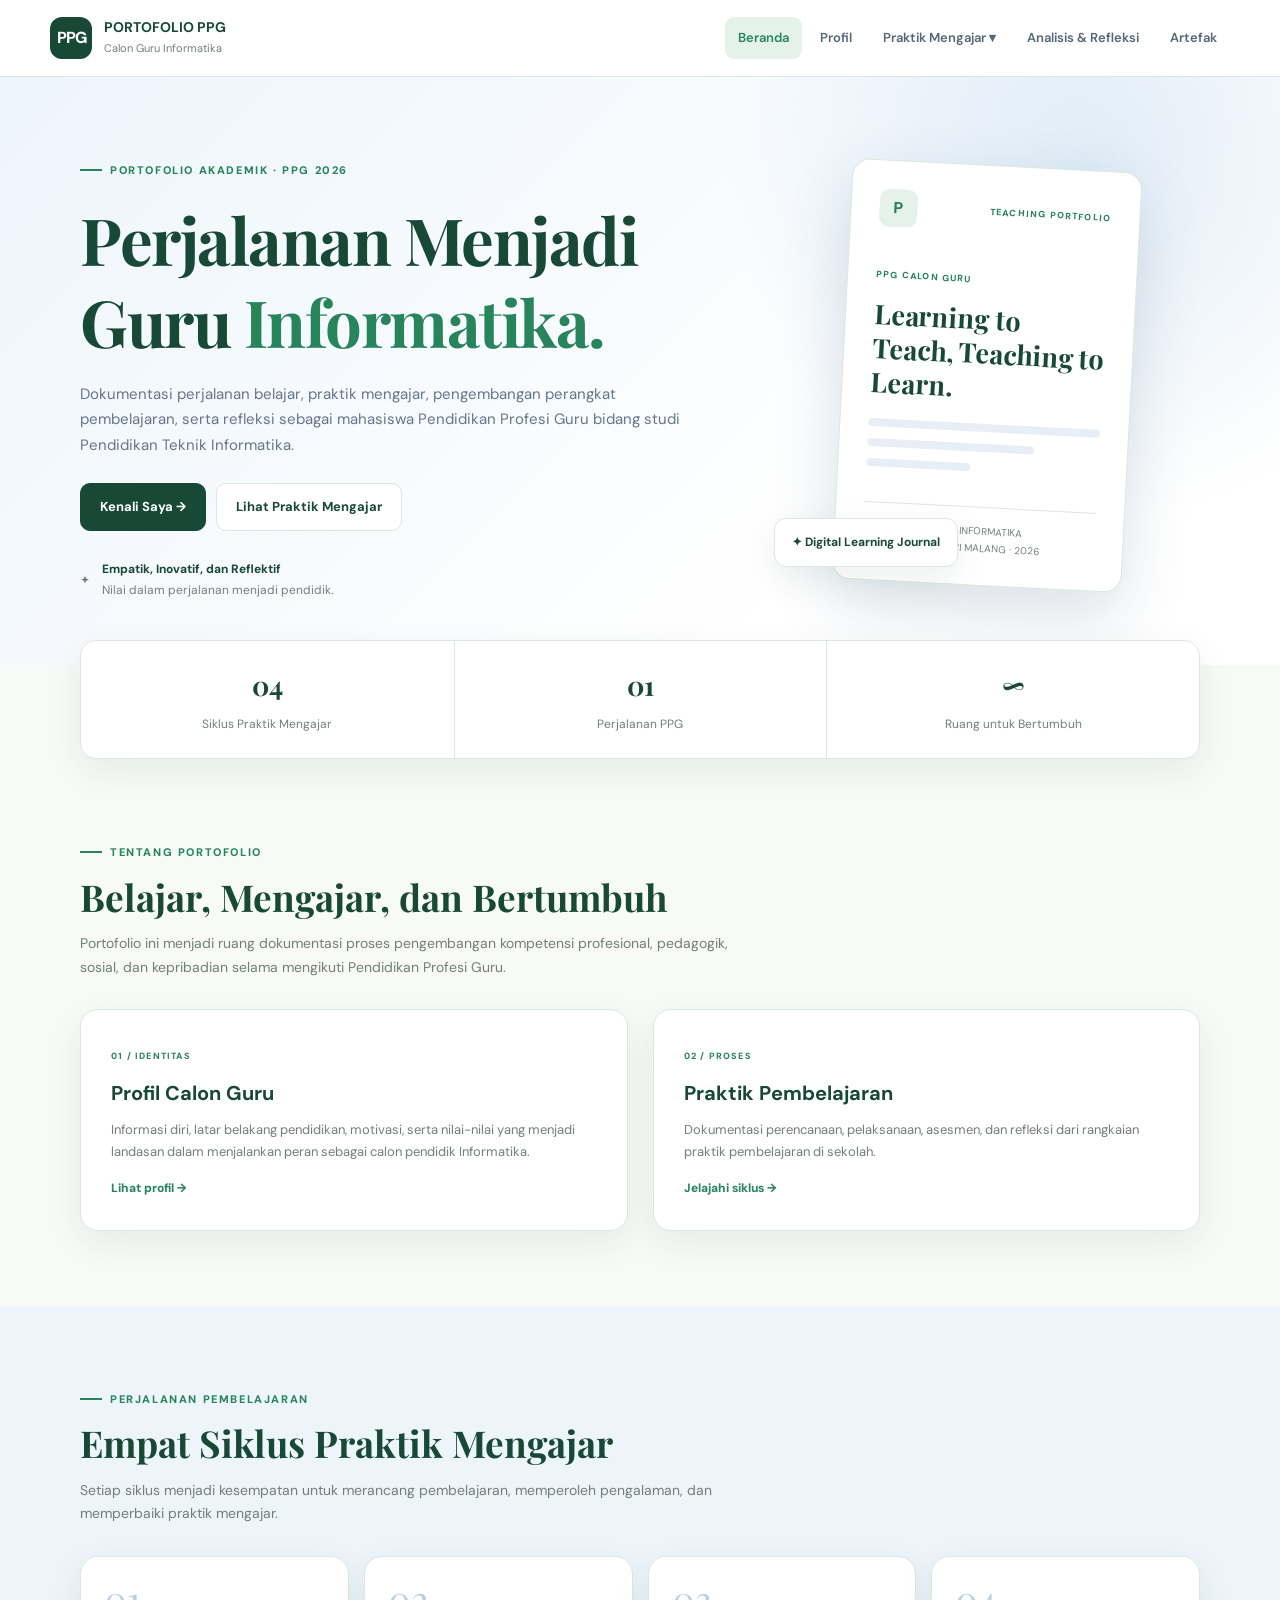
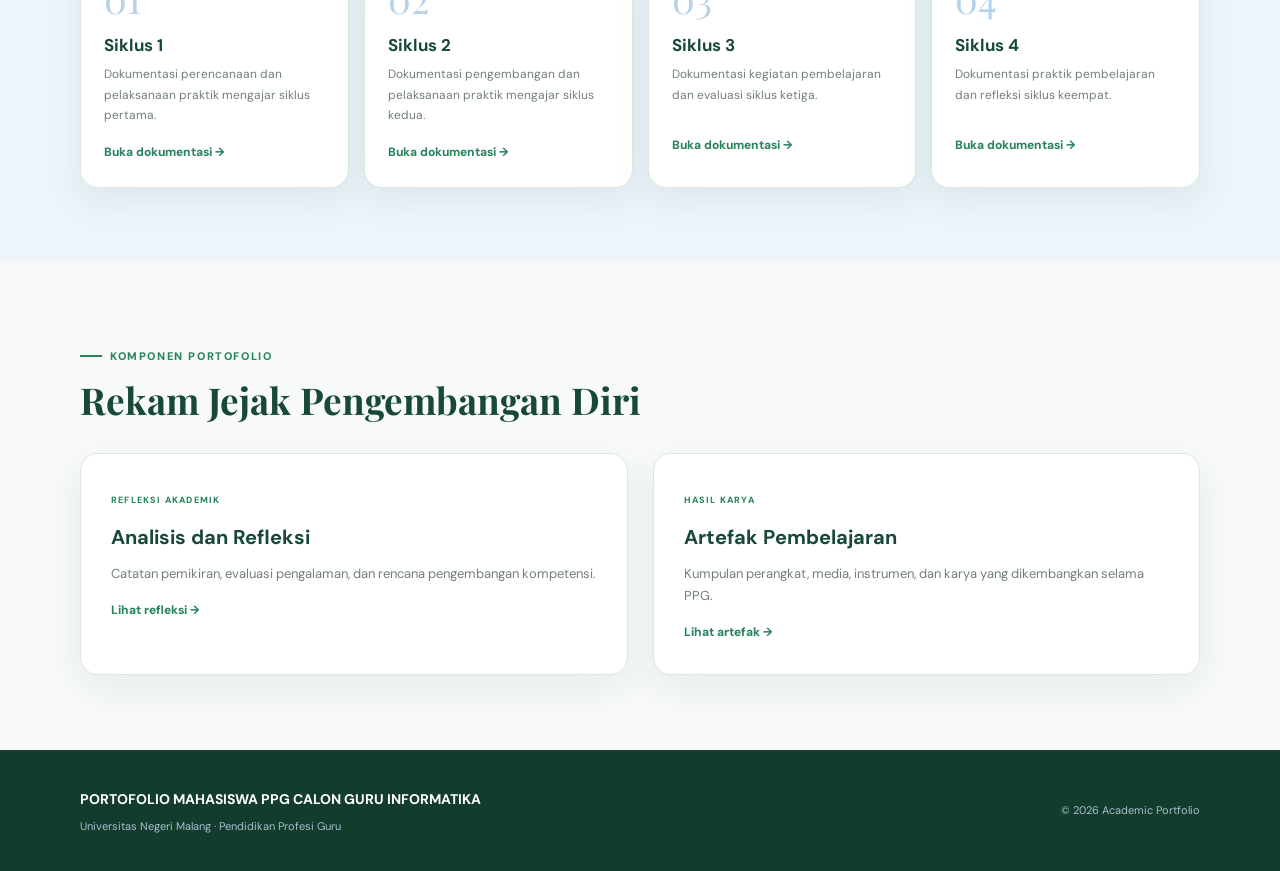
<file: index.html>
<!DOCTYPE html>
<html lang="id">
<head>
    <meta charset="UTF-8">
    <meta name="viewport" content="width=device-width, initial-scale=1.0">
    <title>Beranda | Portofolio PPG Informatika</title>
    <link rel="stylesheet" href="style.css">
</head>
<body>

<header class="site-header">
    <div class="nav-container">
        <a href="index.html" class="brand">
            <div class="brand-mark">PPG</div>
            <div class="brand-text">
                <strong>PORTOFOLIO PPG</strong>
                <span>Calon Guru Informatika</span>
            </div>
        </a>

        <button class="menu-toggle" aria-label="Buka navigasi">☰</button>

        <nav class="nav">
            <a href="index.html" class="active">Beranda</a>
            <a href="profil.html">Profil</a>
            <div class="nav-dropdown">
                <button class="nav-drop-button">Praktik Mengajar ▾</button>
                <div class="dropdown-menu">
                    <a href="siklus-1.html">Siklus 1</a>
                    <a href="siklus-2.html">Siklus 2</a>
                    <a href="siklus-3.html">Siklus 3</a>
                    <a href="siklus-4.html">Siklus 4</a>
                </div>
            </div>
            <a href="analisis.html">Analisis & Refleksi</a>
            <a href="artefak.html">Artefak</a>
        </nav>
    </div>
</header>

<main>
    <section class="home-hero">
        <div class="container hero-grid">
            <div class="hero-copy">
                <span class="eyebrow">PORTOFOLIO AKADEMIK · PPG 2026</span>
                <h1>Perjalanan Menjadi Guru <span>Informatika.</span></h1>
                <p>
                    Dokumentasi perjalanan belajar, praktik mengajar, pengembangan
                    perangkat pembelajaran, serta refleksi sebagai mahasiswa
                    Pendidikan Profesi Guru bidang studi Pendidikan Teknik Informatika.
                </p>

                <div class="hero-actions">
                    <a href="profil.html" class="btn">Kenali Saya →</a>
                    <a href="siklus-1.html" class="btn btn-outline">Lihat Praktik Mengajar</a>
                </div>

                <div class="hero-note">
                    <span>✦</span>
                    <span><strong>Empatik, Inovatif, dan Reflektif</strong><br>Nilai dalam perjalanan menjadi pendidik.</span>
                </div>
            </div>

            <div class="hero-visual">
                <div class="hero-document">
                    <div class="document-top">
                        <div class="document-icon">P</div>
                        <span class="small-label">TEACHING PORTFOLIO</span>
                    </div>
                    <span class="small-label">PPG CALON GURU</span>
                    <h2 style="font-size:27px;margin:12px 0 20px;">Learning to Teach, Teaching to Learn.</h2>
                    <div class="document-line long"></div>
                    <div class="document-line medium"></div>
                    <div class="document-line short"></div>
                    <div class="document-footer">
                        PENDIDIKAN TEKNIK INFORMATIKA<br>
                        UNIVERSITAS NEGERI MALANG · 2026
                    </div>
                </div>
                <div class="floating-note">✦ Digital Learning Journal</div>
            </div>
        </div>
    </section>

    <div class="container">
        <div class="stats-strip">
            <div class="stat-item">
                <strong>04</strong>
                <span>Siklus Praktik Mengajar</span>
            </div>
            <div class="stat-item">
                <strong>01</strong>
                <span>Perjalanan PPG</span>
            </div>
            <div class="stat-item">
                <strong>∞</strong>
                <span>Ruang untuk Bertumbuh</span>
            </div>
        </div>
    </div>

    <section class="section">
        <div class="container">
            <div class="section-heading">
                <span class="eyebrow">TENTANG PORTOFOLIO</span>
                <h2>Belajar, Mengajar, dan Bertumbuh</h2>
                <p>
                    Portofolio ini menjadi ruang dokumentasi proses pengembangan
                    kompetensi profesional, pedagogik, sosial, dan kepribadian
                    selama mengikuti Pendidikan Profesi Guru.
                </p>
            </div>

            <div class="intro-grid">
                <article class="card intro-card">
                    <span class="small-label">01 / IDENTITAS</span>
                    <h3>Profil Calon Guru</h3>
                    <p>
                        Informasi diri, latar belakang pendidikan, motivasi,
                        serta nilai-nilai yang menjadi landasan dalam menjalankan
                        peran sebagai calon pendidik Informatika.
                    </p>
                    <a href="profil.html" class="artifact-link">Lihat profil →</a>
                </article>

                <article class="card intro-card">
                    <span class="small-label">02 / PROSES</span>
                    <h3>Praktik Pembelajaran</h3>
                    <p>
                        Dokumentasi perencanaan, pelaksanaan, asesmen, dan refleksi
                        dari rangkaian praktik pembelajaran di sekolah.
                    </p>
                    <a href="siklus-1.html" class="artifact-link">Jelajahi siklus →</a>
                </article>
            </div>
        </div>
    </section>

    <section class="section" style="background:#edf4fa;">
        <div class="container">
            <div class="section-heading">
                <span class="eyebrow">PERJALANAN PEMBELAJARAN</span>
                <h2>Empat Siklus Praktik Mengajar</h2>
                <p>
                    Setiap siklus menjadi kesempatan untuk merancang pembelajaran,
                    memperoleh pengalaman, dan memperbaiki praktik mengajar.
                </p>
            </div>

            <div class="journey-grid">
                <article class="card journey-card">
                    <div class="journey-number">01</div>
                    <h3>Siklus 1</h3>
                    <p>Dokumentasi perencanaan dan pelaksanaan praktik mengajar siklus pertama.</p>
                    <a href="siklus-1.html">Buka dokumentasi →</a>
                </article>

                <article class="card journey-card">
                    <div class="journey-number">02</div>
                    <h3>Siklus 2</h3>
                    <p>Dokumentasi pengembangan dan pelaksanaan praktik mengajar siklus kedua.</p>
                    <a href="siklus-2.html">Buka dokumentasi →</a>
                </article>

                <article class="card journey-card">
                    <div class="journey-number">03</div>
                    <h3>Siklus 3</h3>
                    <p>Dokumentasi kegiatan pembelajaran dan evaluasi siklus ketiga.</p>
                    <a href="siklus-3.html">Buka dokumentasi →</a>
                </article>

                <article class="card journey-card">
                    <div class="journey-number">04</div>
                    <h3>Siklus 4</h3>
                    <p>Dokumentasi praktik pembelajaran dan refleksi siklus keempat.</p>
                    <a href="siklus-4.html">Buka dokumentasi →</a>
                </article>
            </div>
        </div>
    </section>

    <section class="section">
        <div class="container">
            <div class="section-heading">
                <span class="eyebrow">KOMPONEN PORTOFOLIO</span>
                <h2>Rekam Jejak Pengembangan Diri</h2>
            </div>

            <div class="intro-grid">
                <article class="card intro-card">
                    <span class="small-label">REFLEKSI AKADEMIK</span>
                    <h3>Analisis dan Refleksi</h3>
                    <p>Catatan pemikiran, evaluasi pengalaman, dan rencana pengembangan kompetensi.</p>
                    <a href="analisis.html" class="artifact-link">Lihat refleksi →</a>
                </article>
                <article class="card intro-card">
                    <span class="small-label">HASIL KARYA</span>
                    <h3>Artefak Pembelajaran</h3>
                    <p>Kumpulan perangkat, media, instrumen, dan karya yang dikembangkan selama PPG.</p>
                    <a href="artefak.html" class="artifact-link">Lihat artefak →</a>
                </article>
            </div>
        </div>
    </section>
</main>

<footer class="site-footer">
    <div class="container footer-inner">
        <div>
            <strong>PORTOFOLIO MAHASISWA PPG CALON GURU INFORMATIKA</strong>
            <p>Universitas Negeri Malang · Pendidikan Profesi Guru</p>
        </div>
        <div class="footer-copy">© <span class="year"></span> Academic Portfolio</div>
    </div>
</footer>

<script src="script.js"></script>
</body>
</html>
</file>
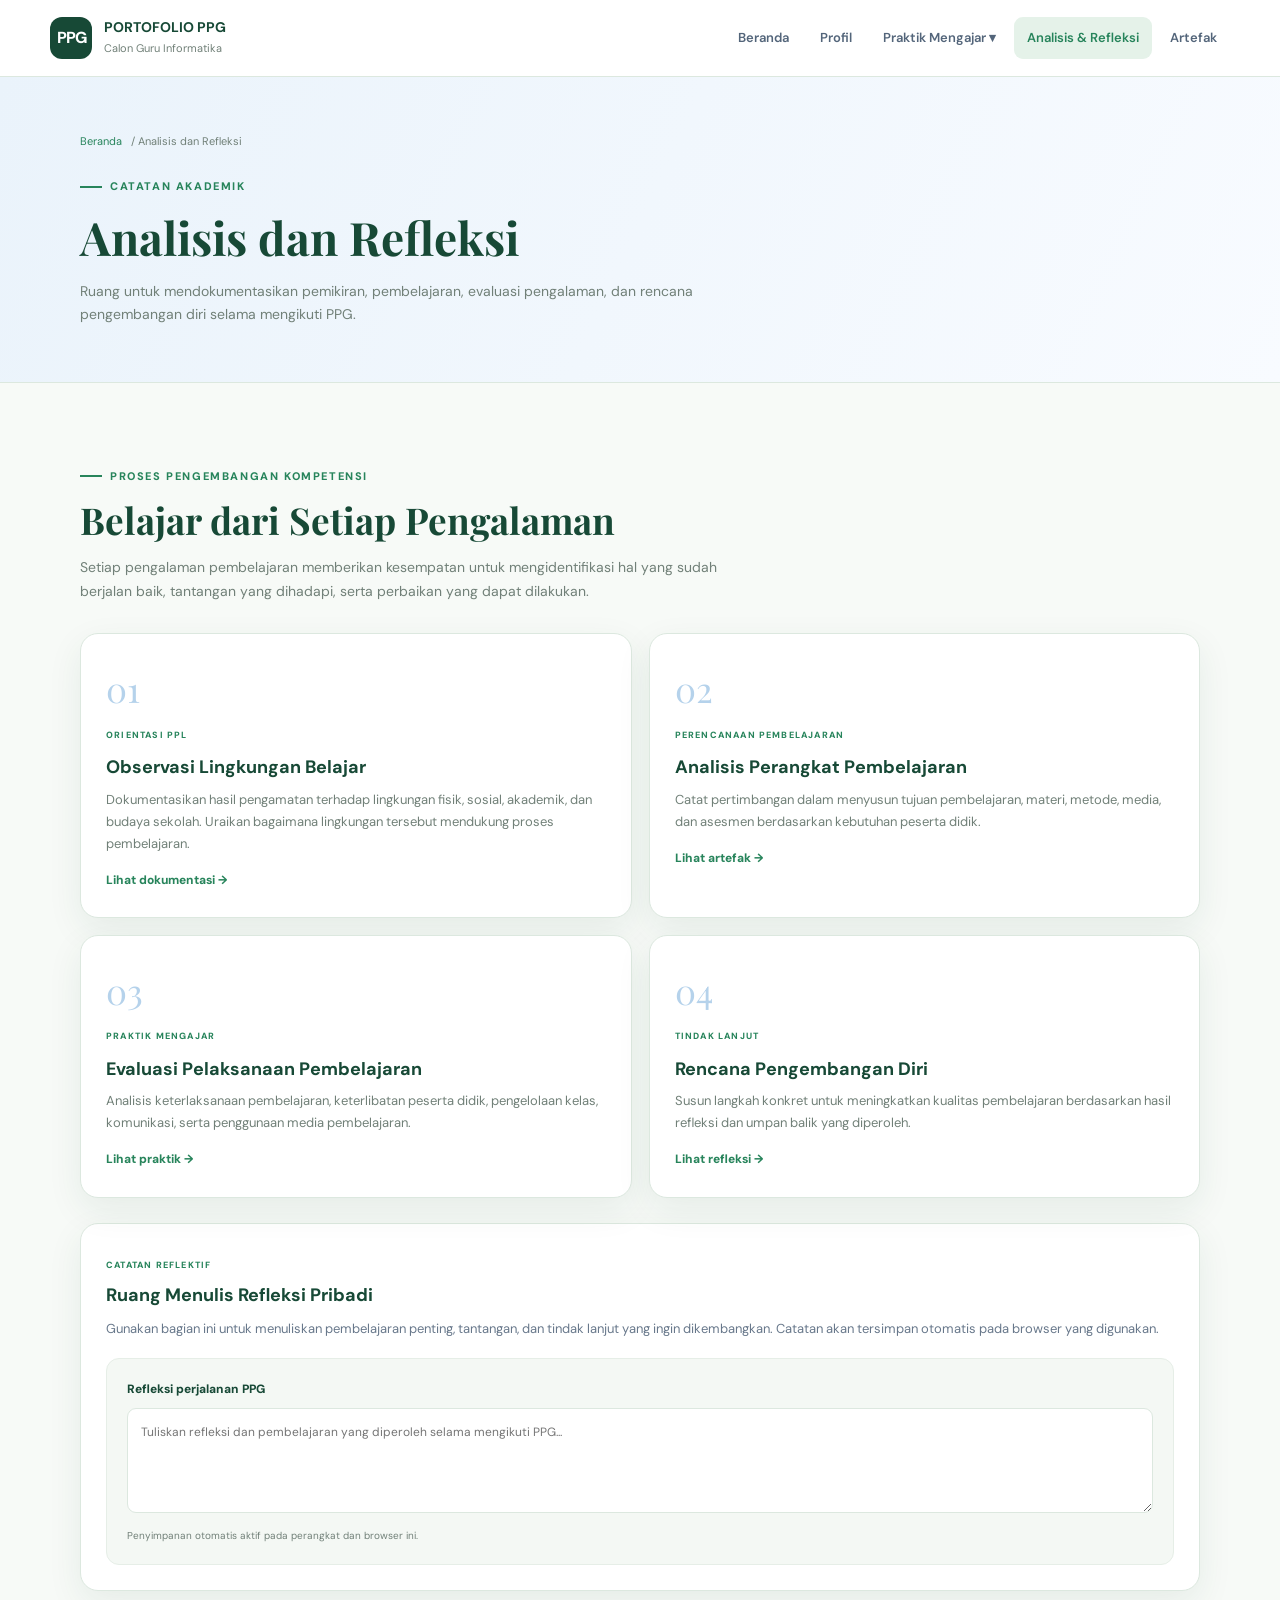
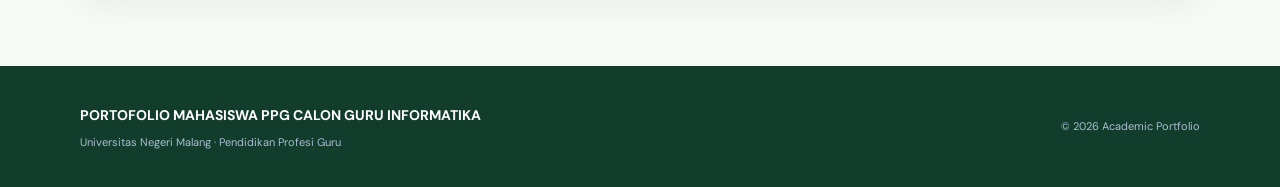
<file: analisis.html>
<!DOCTYPE html>
<html lang="id">
<head>
    <meta charset="UTF-8">
    <meta name="viewport" content="width=device-width, initial-scale=1.0">
    <title>Analisis dan Refleksi | Portofolio PPG</title>
    <link rel="stylesheet" href="style.css">
</head>
<body>

<header class="site-header">
    <div class="nav-container">
        <a href="index.html" class="brand">
            <div class="brand-mark">PPG</div>
            <div class="brand-text">
                <strong>PORTOFOLIO PPG</strong>
                <span>Calon Guru Informatika</span>
            </div>
        </a>
        <button class="menu-toggle" aria-label="Buka navigasi">☰</button>
        <nav class="nav">
            <a href="index.html">Beranda</a>
            <a href="profil.html">Profil</a>
            <div class="nav-dropdown">
                <button class="nav-drop-button">Praktik Mengajar ▾</button>
                <div class="dropdown-menu">
                    <a href="siklus-1.html">Siklus 1</a>
                    <a href="siklus-2.html">Siklus 2</a>
                    <a href="siklus-3.html">Siklus 3</a>
                    <a href="siklus-4.html">Siklus 4</a>
                </div>
            </div>
            <a href="analisis.html" class="active">Analisis & Refleksi</a>
            <a href="artefak.html">Artefak</a>
        </nav>
    </div>
</header>

<section class="page-hero">
    <div class="container">
        <div class="breadcrumb"><a href="index.html">Beranda</a> / Analisis dan Refleksi</div>
        <span class="eyebrow">CATATAN AKADEMIK</span>
        <h1>Analisis dan Refleksi</h1>
        <p>Ruang untuk mendokumentasikan pemikiran, pembelajaran, evaluasi pengalaman, dan rencana pengembangan diri selama mengikuti PPG.</p>
    </div>
</section>

<main class="section">
    <div class="container">
        <div class="section-heading">
            <span class="eyebrow">PROSES PENGEMBANGAN KOMPETENSI</span>
            <h2>Belajar dari Setiap Pengalaman</h2>
            <p>
                Setiap pengalaman pembelajaran memberikan kesempatan untuk
                mengidentifikasi hal yang sudah berjalan baik, tantangan yang
                dihadapi, serta perbaikan yang dapat dilakukan.
            </p>
        </div>

        <div class="analysis-grid">
            <article class="card analysis-card">
                <div class="card-number">01</div>
                <span class="small-label">ORIENTASI PPL</span>
                <h3>Observasi Lingkungan Belajar</h3>
                <p>
                    Dokumentasikan hasil pengamatan terhadap lingkungan fisik,
                    sosial, akademik, dan budaya sekolah. Uraikan bagaimana
                    lingkungan tersebut mendukung proses pembelajaran.
                </p>
                <a href="siklus-1.html#rancangan" class="artifact-link">Lihat dokumentasi →</a>
            </article>

            <article class="card analysis-card">
                <div class="card-number">02</div>
                <span class="small-label">PERENCANAAN PEMBELAJARAN</span>
                <h3>Analisis Perangkat Pembelajaran</h3>
                <p>
                    Catat pertimbangan dalam menyusun tujuan pembelajaran,
                    materi, metode, media, dan asesmen berdasarkan kebutuhan
                    peserta didik.
                </p>
                <a href="artefak.html" class="artifact-link">Lihat artefak →</a>
            </article>

            <article class="card analysis-card">
                <div class="card-number">03</div>
                <span class="small-label">PRAKTIK MENGAJAR</span>
                <h3>Evaluasi Pelaksanaan Pembelajaran</h3>
                <p>
                    Analisis keterlaksanaan pembelajaran, keterlibatan peserta
                    didik, pengelolaan kelas, komunikasi, serta penggunaan
                    media pembelajaran.
                </p>
                <a href="siklus-1.html#video" class="artifact-link">Lihat praktik →</a>
            </article>

            <article class="card analysis-card">
                <div class="card-number">04</div>
                <span class="small-label">TINDAK LANJUT</span>
                <h3>Rencana Pengembangan Diri</h3>
                <p>
                    Susun langkah konkret untuk meningkatkan kualitas
                    pembelajaran berdasarkan hasil refleksi dan umpan balik
                    yang diperoleh.
                </p>
                <a href="siklus-4.html#refleksi-siklus" class="artifact-link">Lihat refleksi →</a>
            </article>
        </div>

        <div class="card content-card" style="margin-top:25px;">
            <span class="small-label">CATATAN REFLEKTIF</span>
            <h3>Ruang Menulis Refleksi Pribadi</h3>
            <p>
                Gunakan bagian ini untuk menuliskan pembelajaran penting,
                tantangan, dan tindak lanjut yang ingin dikembangkan.
                Catatan akan tersimpan otomatis pada browser yang digunakan.
            </p>

            <div class="reflection-box">
                <label for="reflection-general">Refleksi perjalanan PPG</label>
                <textarea id="reflection-general" data-save="refleksi-umum"
                    placeholder="Tuliskan refleksi dan pembelajaran yang diperoleh selama mengikuti PPG..."></textarea>
                <span class="save-note">Penyimpanan otomatis aktif pada perangkat dan browser ini.</span>
            </div>
        </div>
    </div>
</main>

<footer class="site-footer">
    <div class="container footer-inner">
        <div>
            <strong>PORTOFOLIO MAHASISWA PPG CALON GURU INFORMATIKA</strong>
            <p>Universitas Negeri Malang · Pendidikan Profesi Guru</p>
        </div>
        <div class="footer-copy">© <span class="year"></span> Academic Portfolio</div>
    </div>
</footer>

<script src="script.js"></script>
</body>
</html>
</file>
<file: style.css>
@import url('https://fonts.googleapis.com/css2?family=DM+Sans:wght@400;500;600;700;800&family=Playfair+Display:wght@600;700&display=swap');

:root {
    --navy: #174936;
    --blue: #27845B;
    --blue-light: #E5F2E9;
    --blue-soft: #F0F7F2;
    --white: #ffffff;
    --ink: #263B31;
    --muted: #718078;
    --line: #DCE8DF;
    --surface: #F7FAF7;
    --shadow: 0 12px 35px rgba(30, 75, 52, .08);
    --radius: 18px;
}

* {
    margin: 0;
    padding: 0;
    box-sizing: border-box;
}

html {
    scroll-behavior: smooth;
    scroll-padding-top: 100px;
}

body {
    font-family: 'DM Sans', sans-serif;
    background: var(--surface);
    color: var(--ink);
    line-height: 1.7;
}

a {
    text-decoration: none;
    color: inherit;
}

button,
input,
textarea {
    font: inherit;
}

button {
    cursor: pointer;
}

img {
    max-width: 100%;
    display: block;
}

.container {
    width: min(1120px, calc(100% - 40px));
    margin: auto;
}

/* NAVIGATION */

.site-header {
    background: rgba(255,255,255,.94);
    border-bottom: 1px solid var(--line);
    position: sticky;
    top: 0;
    z-index: 1000;
    backdrop-filter: blur(14px);
}

.nav-container {
    width: min(1180px, calc(100% - 40px));
    min-height: 76px;
    margin: auto;
    display: flex;
    justify-content: space-between;
    align-items: center;
    gap: 25px;
}

.brand {
    display: flex;
    align-items: center;
    gap: 12px;
    min-width: 220px;
}

.brand-mark {
    width: 42px;
    height: 42px;
    border-radius: 12px;
    background: var(--navy);
    color: white;
    display: grid;
    place-items: center;
    font-weight: 800;
    letter-spacing: -1px;
}

.brand-text strong {
    display: block;
    color: var(--navy);
    font-size: 14px;
    line-height: 1.3;
}

.brand-text span {
    display: block;
    font-size: 11px;
    color: var(--muted);
    margin-top: 3px;
}

.nav {
    display: flex;
    align-items: center;
    gap: 5px;
}

.nav a,
.nav-drop-button {
    border: 0;
    background: transparent;
    padding: 10px 13px;
    color: #53657a;
    font-size: 13px;
    font-weight: 600;
    border-radius: 9px;
    transition: .2s;
}

.nav a:hover,
.nav-drop-button:hover,
.nav a.active {
    background: var(--blue-light);
    color: var(--blue);
}

.nav-dropdown {
    position: relative;
}

.nav-drop-button {
    display: flex;
    align-items: center;
    gap: 7px;
}

.dropdown-menu {
    display: none;
    position: absolute;
    top: calc(100% + 12px);
    left: 0;
    width: 190px;
    padding: 8px;
    background: white;
    border: 1px solid var(--line);
    border-radius: 13px;
    box-shadow: var(--shadow);
}

.dropdown-menu.show {
    display: grid;
}

.dropdown-menu a {
    padding: 9px 11px;
}

.menu-toggle {
    display: none;
    border: 1px solid var(--line);
    background: white;
    color: var(--navy);
    border-radius: 10px;
    padding: 8px 11px;
    font-size: 20px;
}

/* GENERAL */

.eyebrow {
    display: inline-flex;
    align-items: center;
    gap: 8px;
    color: var(--blue);
    font-size: 11px;
    font-weight: 800;
    text-transform: uppercase;
    letter-spacing: 1.6px;
}

.eyebrow::before {
    content: "";
    width: 22px;
    height: 2px;
    background: var(--blue);
}

h1, h2, h3 {
    color: var(--navy);
    line-height: 1.25;
}

h1, h2 {
    font-family: 'Playfair Display', serif;
}

.section {
    padding: 75px 0;
}

.section-heading {
    max-width: 680px;
    margin-bottom: 30px;
}

.section-heading h2 {
    font-size: clamp(27px, 4vw, 37px);
    margin: 12px 0;
}

.section-heading p {
    color: var(--muted);
    font-size: 14px;
}

.text-muted {
    color: var(--muted);
}

.small-label {
    color: var(--blue);
    font-size: 11px;
    font-weight: 800;
    text-transform: uppercase;
    letter-spacing: 1px;
}

.card {
    background: white;
    border: 1px solid var(--line);
    border-radius: var(--radius);
    box-shadow: var(--shadow);
}

.btn {
    display: inline-flex;
    align-items: center;
    justify-content: center;
    gap: 9px;
    padding: 12px 19px;
    border-radius: 10px;
    background: var(--navy);
    color: white;
    border: 1px solid var(--navy);
    font-size: 13px;
    font-weight: 700;
    transition: .2s;
}

.btn:hover {
    background: var(--blue);
    border-color: var(--blue);
    transform: translateY(-2px);
}

.btn-outline {
    background: white;
    color: var(--navy);
    border-color: var(--line);
}

.btn-outline:hover {
    color: white;
}

.btn-small {
    padding: 8px 13px;
    font-size: 12px;
}

/* HOME HERO */

.home-hero {
    padding: 75px 0 65px;
    background:
        radial-gradient(circle at 85% 15%, rgba(72,145,204,.16), transparent 30%),
        linear-gradient(135deg, #edf5fc, #ffffff 70%);
    overflow: hidden;
}

.hero-grid {
    display: grid;
    grid-template-columns: 1.2fr .8fr;
    gap: 55px;
    align-items: center;
}

.hero-copy h1 {
    font-size: clamp(39px, 5.5vw, 65px);
    margin: 20px 0;
    letter-spacing: -1.5px;
}

.hero-copy h1 span {
    color: var(--blue);
}

.hero-copy p {
    max-width: 600px;
    color: #65758a;
    font-size: 15px;
    margin-bottom: 25px;
}

.hero-actions {
    display: flex;
    flex-wrap: wrap;
    gap: 10px;
}

.hero-note {
    margin-top: 28px;
    display: flex;
    align-items: center;
    gap: 12px;
    color: var(--muted);
    font-size: 12px;
}

.hero-note strong {
    color: var(--navy);
}

.hero-visual {
    position: relative;
    min-height: 350px;
    display: flex;
    align-items: center;
    justify-content: center;
}

.hero-document {
    width: 290px;
    min-height: 320px;
    padding: 28px;
    background: white;
    border: 1px solid var(--line);
    border-radius: 18px;
    box-shadow: 0 25px 65px rgba(26, 67, 105, .16);
    transform: rotate(3deg);
}

.document-top {
    display: flex;
    justify-content: space-between;
    align-items: center;
    margin-bottom: 32px;
}

.document-icon {
    width: 42px;
    height: 42px;
    background: var(--blue-light);
    color: var(--blue);
    border-radius: 12px;
    display: grid;
    place-items: center;
    font-weight: 800;
}

.document-line {
    height: 8px;
    border-radius: 20px;
    background: #e7eef5;
    margin: 12px 0;
}

.document-line.long { width: 100%; }
.document-line.medium { width: 72%; }
.document-line.short { width: 45%; }

.document-footer {
    margin-top: 35px;
    padding-top: 15px;
    border-top: 1px solid var(--line);
    color: var(--muted);
    font-size: 10px;
}

.floating-note {
    position: absolute;
    bottom: 20px;
    left: 0;
    padding: 13px 17px;
    background: white;
    border: 1px solid var(--line);
    box-shadow: var(--shadow);
    border-radius: 12px;
    font-size: 12px;
    color: var(--navy);
    font-weight: 700;
}

/* STATISTICS */

.stats-strip {
    display: grid;
    grid-template-columns: repeat(3, 1fr);
    background: white;
    border: 1px solid var(--line);
    border-radius: 16px;
    margin-top: -25px;
    position: relative;
    z-index: 2;
    box-shadow: var(--shadow);
}

.stat-item {
    padding: 22px;
    text-align: center;
}

.stat-item + .stat-item {
    border-left: 1px solid var(--line);
}

.stat-item strong {
    display: block;
    color: var(--navy);
    font-family: 'Playfair Display', serif;
    font-size: 27px;
}

.stat-item span {
    color: var(--muted);
    font-size: 12px;
}

/* HOME CONTENT */

.intro-grid {
    display: grid;
    grid-template-columns: 1fr 1fr;
    gap: 25px;
}

.intro-card {
    padding: 30px;
}

.intro-card h3 {
    margin: 13px 0;
    font-size: 20px;
}

.intro-card p {
    font-size: 13px;
    color: var(--muted);
}

.journey-grid {
    display: grid;
    grid-template-columns: repeat(4, 1fr);
    gap: 15px;
}

.journey-card {
    padding: 23px;
    transition: .25s;
    position: relative;
    overflow: hidden;
}

.journey-card:hover {
    transform: translateY(-5px);
    border-color: #9fc3e3;
}

.journey-number {
    font-family: 'Playfair Display', serif;
    font-size: 38px;
    color: #b5d2eb;
    line-height: 1;
}

.journey-card h3 {
    margin: 17px 0 8px;
    font-size: 17px;
}

.journey-card p {
    font-size: 12px;
    color: var(--muted);
    min-height: 55px;
}

.journey-card a {
    display: inline-block;
    margin-top: 16px;
    color: var(--blue);
    font-size: 12px;
    font-weight: 800;
}

/* PAGE HERO */

.page-hero {
    padding: 55px 0;
    background: linear-gradient(115deg, #eaf3fb, #f8fbff);
    border-bottom: 1px solid var(--line);
}

.page-hero h1 {
    font-size: clamp(32px, 4vw, 46px);
    margin: 13px 0;
}

.page-hero p {
    max-width: 700px;
    color: var(--muted);
    font-size: 14px;
}

.breadcrumb {
    display: flex;
    gap: 9px;
    font-size: 11px;
    color: var(--muted);
    margin-bottom: 18px;
}

.breadcrumb a {
    color: var(--blue);
}

/* PROFILE */

.profile-layout {
    display: grid;
    grid-template-columns: .75fr 1.25fr;
    gap: 30px;
    align-items: start;
}

.profile-photo-card {
    padding: 15px;
}

.profile-photo {
    width: 100%;
    aspect-ratio: 4 / 5;
    object-fit: cover;
    border-radius: 12px;
    background: var(--blue-light);
}

.profile-photo-placeholder {
    aspect-ratio: 4 / 5;
    display: grid;
    place-items: center;
    background: var(--blue-light);
    border-radius: 12px;
    color: var(--blue);
    font-size: 60px;
}

.profile-caption {
    padding: 18px 5px 5px;
}

.profile-caption h2 {
    font-size: 22px;
}

.profile-caption p {
    color: var(--muted);
    font-size: 12px;
}

.profile-content {
    display: grid;
    gap: 18px;
}

.content-card {
    padding: 25px;
}

.content-card h3 {
    font-size: 18px;
    margin: 8px 0 12px;
}

.content-card p {
    font-size: 13px;
    color: #68788b;
}

.profile-facts {
    display: grid;
    grid-template-columns: 1fr 1fr;
    gap: 12px;
    margin-top: 17px;
}

.fact {
    padding: 13px;
    background: var(--blue-soft);
    border-radius: 10px;
}

.fact span {
    display: block;
    font-size: 10px;
    color: var(--muted);
    text-transform: uppercase;
    letter-spacing: .7px;
}

.fact strong {
    display: block;
    font-size: 12px;
    color: var(--navy);
    margin-top: 4px;
}

.value-grid {
    display: grid;
    grid-template-columns: repeat(3, 1fr);
    gap: 13px;
}

.value-card {
    padding: 19px;
    background: var(--blue-soft);
    border-radius: 12px;
}

.value-card strong {
    color: var(--blue);
    display: block;
    margin-bottom: 6px;
}

.value-card p {
    font-size: 11px;
}

/* ANALYSIS */

.analysis-grid {
    display: grid;
    grid-template-columns: repeat(2, 1fr);
    gap: 17px;
}

.analysis-card {
    padding: 25px;
}

.analysis-card h3 {
    margin: 10px 0;
    font-size: 18px;
}

.analysis-card p {
    color: var(--muted);
    font-size: 13px;
}

.analysis-card .card-number {
    font-family: 'Playfair Display', serif;
    font-size: 35px;
    color: #b5d2eb;
}

/* ARTIFACTS */

.filter-bar {
    display: flex;
    flex-wrap: wrap;
    gap: 9px;
    margin-bottom: 25px;
}

.filter-btn {
    border: 1px solid var(--line);
    background: white;
    color: #62758a;
    border-radius: 30px;
    padding: 9px 16px;
    font-size: 12px;
    font-weight: 700;
}

.filter-btn.active,
.filter-btn:hover {
    background: var(--navy);
    border-color: var(--navy);
    color: white;
}

.artifact-grid {
    display: grid;
    grid-template-columns: repeat(3, 1fr);
    gap: 18px;
}

.artifact-card {
    overflow: hidden;
    transition: .25s;
}

.artifact-card:hover {
    transform: translateY(-5px);
}

.artifact-cover {
    height: 165px;
    background: linear-gradient(135deg, #dcecf9, #f3f8fd);
    display: grid;
    place-items: center;
    color: var(--blue);
    font-size: 44px;
    overflow: hidden;
}

.artifact-cover img {
    width: 100%;
    height: 100%;
    object-fit: cover;
    cursor: zoom-in;
}

.artifact-body {
    padding: 20px;
}

.artifact-category {
    font-size: 10px;
    font-weight: 800;
    color: var(--blue);
    text-transform: uppercase;
    letter-spacing: .8px;
}

.artifact-body h3 {
    font-size: 16px;
    margin: 8px 0;
}

.artifact-body p {
    font-size: 12px;
    color: var(--muted);
}

.artifact-link {
    display: inline-block;
    margin-top: 15px;
    color: var(--blue);
    font-size: 12px;
    font-weight: 800;
}

/* CYCLE PAGES */

.cycle-banner {
    background: linear-gradient(120deg, #12345a, #2468a2);
    color: white;
    padding: 40px;
    border-radius: 20px;
    margin-top: 35px;
    position: relative;
    overflow: hidden;
}

.cycle-banner::after {
    content: "";
    position: absolute;
    width: 240px;
    height: 240px;
    border: 1px solid rgba(255,255,255,.15);
    border-radius: 50%;
    right: -65px;
    top: -90px;
    box-shadow: 0 0 0 25px rgba(255,255,255,.04),
                0 0 0 55px rgba(255,255,255,.03);
}

.cycle-banner .eyebrow {
    color: #b8d9f5;
}

.cycle-banner .eyebrow::before {
    background: #b8d9f5;
}

.cycle-banner h1 {
    color: white;
    font-size: 38px;
    margin: 13px 0;
}

.cycle-banner p {
    max-width: 650px;
    color: #d8e8f6;
    font-size: 13px;
}

.cycle-meta {
    display: flex;
    flex-wrap: wrap;
    gap: 10px;
    margin-top: 20px;
}

.cycle-meta span {
    border: 1px solid rgba(255,255,255,.25);
    padding: 6px 12px;
    border-radius: 30px;
    font-size: 10px;
    color: #e5f2fc;
}

.cycle-layout {
    display: grid;
    grid-template-columns: 230px 1fr;
    gap: 25px;
    align-items: start;
    padding: 40px 0 75px;
}

.cycle-sidebar {
    position: sticky;
    top: 100px;
    padding: 20px;
}

.cycle-sidebar h3 {
    font-size: 14px;
    margin-bottom: 15px;
}

.cycle-sidebar a {
    display: block;
    padding: 9px 10px;
    border-radius: 8px;
    color: var(--muted);
    font-size: 11px;
    margin: 3px 0;
}

.cycle-sidebar a:hover {
    background: var(--blue-light);
    color: var(--blue);
}

.cycle-main {
    display: grid;
    gap: 18px;
}

.portfolio-section {
    padding: 27px;
    scroll-margin-top: 100px;
}

.section-title-row {
    display: flex;
    align-items: flex-start;
    gap: 14px;
    margin-bottom: 20px;
}

.section-index {
    width: 38px;
    height: 38px;
    flex: 0 0 38px;
    display: grid;
    place-items: center;
    border-radius: 11px;
    background: var(--blue-light);
    color: var(--blue);
    font-weight: 800;
    font-size: 13px;
}

.section-title-row h2 {
    font-family: 'DM Sans', sans-serif;
    font-size: 18px;
    margin-bottom: 4px;
}

.section-title-row p {
    color: var(--muted);
    font-size: 11px;
}

.document-grid {
    display: grid;
    grid-template-columns: repeat(2, 1fr);
    gap: 12px;
}

.document-item {
    padding: 16px;
    border: 1px solid var(--line);
    border-radius: 12px;
    background: #fbfdff;
}

.document-item h4 {
    font-size: 12px;
    color: var(--navy);
    margin-bottom: 5px;
}

.document-item p {
    font-size: 11px;
    color: var(--muted);
}

.document-item a {
    display: inline-block;
    margin-top: 10px;
    color: var(--blue);
    font-size: 11px;
    font-weight: 800;
}

.reflection-box {
    margin-top: 18px;
    padding: 18px;
    background: var(--blue-soft);
    border-radius: 12px;
}

.reflection-box label,
.reflection-box h4 {
    display: block;
    color: var(--navy);
    font-size: 12px;
    font-weight: 800;
    margin-bottom: 8px;
}

.reflection-box p {
    padding: 13px;
    border: 1px solid var(--line);
    border-radius: 9px;
    background: white;
    color: var(--ink);
    font-size: 12px;
    line-height: 1.7;
    white-space: pre-line;
}

.reflection-box textarea {
    width: 100%;
    min-height: 105px;
    padding: 13px;
    border: 1px solid var(--line);
    border-radius: 9px;
    background: white;
    color: var(--ink);
    outline: none;
    resize: vertical;
    font-size: 12px;
}

.reflection-box textarea:focus {
    border-color: var(--blue);
    box-shadow: 0 0 0 3px rgba(36,104,162,.09);
}

.save-note {
    display: block;
    color: var(--muted);
    font-size: 10px;
    margin-top: 6px;
}

.cycle-pagination {
    display: flex;
    justify-content: space-between;
    gap: 12px;
    margin-top: 10px;
}

/* GALLERY / LIGHTBOX */

.lightbox {
    display: none;
    position: fixed;
    inset: 0;
    background: rgba(10, 25, 42, .88);
    z-index: 2000;
    align-items: center;
    justify-content: center;
    padding: 25px;
}

.lightbox.show {
    display: flex;
}

.lightbox img {
    max-width: min(900px, 95vw);
    max-height: 85vh;
    object-fit: contain;
    border-radius: 10px;
}

.lightbox-close {
    position: absolute;
    top: 20px;
    right: 25px;
    color: white;
    background: transparent;
    border: 0;
    font-size: 35px;
}

/* FOOTER */

.site-footer {
    background: #102d4d;
    color: #d4e3f1;
    padding: 35px 0;
}

.footer-inner {
    display: flex;
    justify-content: space-between;
    gap: 20px;
    align-items: center;
}

.footer-inner strong {
    color: white;
    font-size: 14px;
}

.footer-inner p {
    font-size: 11px;
    color: #a9bfd3;
    margin-top: 5px;
}

.footer-copy {
    font-size: 11px;
    color: #a9bfd3;
}

/* RESPONSIVE */

@media (max-width: 900px) {
    .nav-container {
        flex-wrap: wrap;
        padding: 13px 0;
    }

    .menu-toggle {
        display: block;
    }

    .nav {
        display: none;
        width: 100%;
        flex-direction: column;
        align-items: stretch;
        padding: 10px 0;
    }

    .nav.open {
        display: flex;
    }

    .nav a,
    .nav-drop-button {
        width: 100%;
        text-align: left;
    }

    .nav-dropdown {
        width: 100%;
    }

    .dropdown-menu {
        position: static;
        width: 100%;
        box-shadow: none;
        margin: 5px 0;
    }

    .hero-grid {
        grid-template-columns: 1fr;
        gap: 25px;
    }

    .hero-visual {
        min-height: 300px;
    }

    .journey-grid {
        grid-template-columns: repeat(2, 1fr);
    }

    .profile-layout {
        grid-template-columns: 1fr;
    }

    .profile-photo-card {
        max-width: 380px;
    }

    .cycle-layout {
        grid-template-columns: 1fr;
    }

    .cycle-sidebar {
        position: static;
    }

    .cycle-sidebar nav {
        display: flex;
        flex-wrap: wrap;
    }

    .artifact-grid {
        grid-template-columns: repeat(2, 1fr);
    }
}

@media (max-width: 600px) {
    .container {
        width: min(100% - 28px, 1120px);
    }

    .home-hero {
        padding: 50px 0;
    }

    .hero-copy h1 {
        font-size: 42px;
    }

    .stats-strip {
        grid-template-columns: 1fr;
        margin-top: 0;
    }

    .stat-item + .stat-item {
        border-left: 0;
        border-top: 1px solid var(--line);
    }

    .intro-grid,
    .analysis-grid,
    .document-grid {
        grid-template-columns: 1fr;
    }

    .journey-grid,
    .artifact-grid {
        grid-template-columns: 1fr;
    }

    .value-grid {
        grid-template-columns: 1fr;
    }

    .profile-facts {
        grid-template-columns: 1fr;
    }

    .section {
        padding: 52px 0;
    }

    .cycle-banner {
        padding: 27px;
    }

    .cycle-banner h1 {
        font-size: 30px;
    }

    .portfolio-section {
        padding: 20px;
    }

    .footer-inner {
        flex-direction: column;
        align-items: flex-start;
    }

    .cycle-pagination {
        flex-direction: column;
    }
}


/* =====================================================
   REDESIGN SIKLUS 1 - PROFESSIONAL GREEN ACADEMIC
   Tempelkan di bagian paling bawah style.css
===================================================== */

/* HERO SIKLUS */

.cycle-hero {
    padding: 35px 0 45px;
    background:
        radial-gradient(circle at 85% 20%, rgba(39,132,91,.10), transparent 30%),
        linear-gradient(135deg, #edf6ef, #f8fbf8);
}

.cycle-hero .breadcrumb {
    margin-bottom: 22px;
}

.cycle-banner {
    background: linear-gradient(120deg, #174936 0%, #216d4d 65%, #27845b 100%);
    min-height: 270px;
    display: flex;
    align-items: center;
    justify-content: space-between;
    padding: 45px 50px;
    border-radius: 22px;
    margin-top: 0;
    box-shadow: 0 20px 45px rgba(23,73,54,.15);
}

.cycle-banner-content {
    position: relative;
    z-index: 2;
    max-width: 650px;
}

.cycle-banner h1 {
    font-family: 'Playfair Display', serif;
    font-size: clamp(42px, 6vw, 58px);
    letter-spacing: -1px;
    margin: 14px 0;
}

.cycle-banner p {
    font-size: 14px;
    line-height: 1.8;
    max-width: 560px;
}

.cycle-meta {
    gap: 9px;
}

.cycle-meta span {
    background: rgba(255,255,255,.09);
    border-color: rgba(255,255,255,.2);
    font-size: 11px;
    padding: 7px 13px;
}

/* DEKORASI HERO */

.cycle-hero-decoration {
    position: relative;
    width: 210px;
    height: 190px;
    flex-shrink: 0;
    display: grid;
    place-items: center;
}

.hero-circle {
    position: absolute;
    border: 1px solid rgba(255,255,255,.18);
    border-radius: 50%;
}

.circle-one {
    width: 170px;
    height: 170px;
}

.circle-two {
    width: 125px;
    height: 125px;
}

.hero-symbol {
    position: relative;
    z-index: 2;
    width: 95px;
    height: 95px;
    border-radius: 25px;
    background: rgba(255,255,255,.12);
    border: 1px solid rgba(255,255,255,.25);
    color: white;
    font-family: 'Playfair Display', serif;
    font-size: 42px;
    display: grid;
    place-items: center;
    transform: rotate(-8deg);
}

/* LAYOUT UTAMA */

.cycle-layout {
    grid-template-columns: 245px minmax(0, 1fr);
    gap: 28px;
    padding-top: 45px;
    padding-bottom: 85px;
}

.cycle-main {
    gap: 24px;
    min-width: 0;
}

/* SIDEBAR */

.cycle-sidebar {
    padding: 22px 17px;
    border-radius: 17px;
    top: 100px;
    box-shadow: 0 8px 25px rgba(30,75,52,.05);
}

.sidebar-heading {
    padding: 0 8px 15px;
    border-bottom: 1px solid var(--line);
}

.sidebar-heading h3 {
    margin-top: 5px;
    font-size: 18px;
}

.cycle-sidebar nav {
    display: grid;
    gap: 5px;
    margin-top: 14px;
}

.cycle-sidebar nav a {
    display: flex;
    align-items: center;
    gap: 10px;
    padding: 10px 9px;
    margin: 0;
    border-radius: 9px;
    font-size: 11px;
    line-height: 1.5;
    transition: .2s ease;
}

.cycle-sidebar nav a span {
    flex-shrink: 0;
    width: 25px;
    height: 25px;
    display: grid;
    place-items: center;
    background: var(--blue-soft);
    border-radius: 7px;
    font-size: 10px;
    font-weight: 800;
    color: var(--blue);
}

.cycle-sidebar nav a:hover {
    background: var(--blue-light);
    color: var(--navy);
    transform: translateX(3px);
}

.sidebar-note {
    margin-top: 20px;
    padding: 14px;
    background: var(--blue-soft);
    border-radius: 11px;
    border-left: 3px solid var(--blue);
}

.sidebar-note strong {
    display: block;
    color: var(--navy);
    font-size: 11px;
    margin-bottom: 5px;
}

.sidebar-note p {
    color: var(--muted);
    font-size: 10px;
    line-height: 1.6;
}

/* CARD SECTION */

.portfolio-section {
    padding: 30px;
    border-radius: 18px;
    box-shadow: 0 7px 25px rgba(30,75,52,.045);
    scroll-margin-top: 105px;
    transition: border-color .2s ease;
}

.portfolio-section:hover {
    border-color: #c9dfce;
}

.section-title-row {
    gap: 16px;
    margin-bottom: 25px;
}

.section-index {
    width: 43px;
    height: 43px;
    flex: 0 0 43px;
    font-size: 14px;
    border-radius: 13px;
    background: linear-gradient(135deg, #e5f2e9, #d8ebde);
}

.section-title-row h2 {
    font-size: 21px;
    line-height: 1.4;
    color: var(--navy);
    margin: 4px 0 5px;
}

.section-title-row p {
    font-size: 12px;
    line-height: 1.7;
}

.small-label {
    font-size: 9px;
    letter-spacing: 1.2px;
}

/* INFORMASI HIGHLIGHT */

.info-highlight {
    display: flex;
    align-items: flex-start;
    gap: 14px;
    padding: 17px;
    margin-bottom: 20px;
    border-radius: 13px;
    background: linear-gradient(110deg, #eaf5ec, #f4faf5);
    border: 1px solid #dcebdd;
}

.info-icon {
    width: 35px;
    height: 35px;
    flex-shrink: 0;
    display: grid;
    place-items: center;
    background: white;
    color: var(--blue);
    border-radius: 10px;
    font-size: 19px;
}

.info-highlight strong {
    display: block;
    color: var(--navy);
    font-size: 13px;
    margin-bottom: 3px;
}

.info-highlight p {
    color: var(--muted);
    font-size: 12px;
    line-height: 1.7;
}

/* DOCUMENT CARDS */

.document-grid {
    grid-template-columns: repeat(2, minmax(0, 1fr));
    gap: 14px;
    margin: 15px 0 20px;
}

.document-item {
    display: flex;
    align-items: flex-start;
    gap: 13px;
    padding: 17px;
    background: #fbfdfb;
    border: 1px solid #e3ece5;
    border-radius: 13px;
    transition: .25s ease;
}

.document-item:hover {
    background: #f4faf5;
    border-color: #b9d6c0;
    transform: translateY(-3px);
    box-shadow: 0 7px 20px rgba(30,75,52,.06);
}

.document-icon {
    width: 38px;
    height: 38px;
    flex-shrink: 0;
    display: grid;
    place-items: center;
    background: var(--blue-light);
    color: var(--blue);
    border-radius: 10px;
    font-size: 16px;
    font-weight: 800;
}

.document-item h4 {
    font-size: 13px;
    line-height: 1.5;
    margin-bottom: 5px;
}

.document-item p {
    font-size: 11px;
    line-height: 1.7;
}

.document-item a {
    font-size: 11px;
    margin-top: 10px;
}

.document-item a:hover {
    text-decoration: underline;
}

/* REFLECTION */

.reflection-box {
    margin-top: 18px;
    padding: 20px;
    background: #f4f8f4;
    border: 1px solid #e6eee7;
    border-radius: 13px;
}

.reflection-label {
    display: inline-block;
    color: var(--blue);
    font-size: 9px;
    font-weight: 800;
    letter-spacing: 1px;
    margin-bottom: 8px;
}

.reflection-box h4 {
    color: var(--navy);
    font-size: 13px;
    line-height: 1.6;
    margin-bottom: 10px;
}

.reflection-box p {
    background: white;
    border: 1px solid #e7eee8;
    padding: 16px;
    font-size: 12px;
    line-height: 1.9;
    color: #4d6155;
    border-radius: 10px;
}

.warning-reflection {
    background: #fbf8f0;
    border-color: #eee6cf;
}

.warning-reflection .reflection-label {
    color: #a17c32;
}

.warning-reflection h4 {
    color: #6d562b;
}

/* LEVEL TÂRL */

.level-grid {
    display: grid;
    grid-template-columns: repeat(3, minmax(0, 1fr));
    gap: 12px;
    margin-top: 20px;
}

.level-card {
    padding: 16px;
    border: 1px solid var(--line);
    border-radius: 12px;
    background: white;
}

.level-tag {
    display: inline-block;
    padding: 4px 9px;
    background: var(--blue-light);
    color: var(--blue);
    font-size: 9px;
    font-weight: 800;
    border-radius: 20px;
    margin-bottom: 10px;
}

.level-card h4 {
    color: var(--navy);
    font-size: 12px;
    margin-bottom: 6px;
}

.level-card p {
    font-size: 10px;
    line-height: 1.7;
    color: var(--muted);
}

/* TOPIK MATERI */

.topic-card {
    padding: 23px;
    background: linear-gradient(120deg, #174936, #27845b);
    border-radius: 14px;
    color: white;
    margin-bottom: 18px;
}

.topic-card .small-label {
    color: #d4efdc;
}

.topic-card h3 {
    color: white;
    font-size: 21px;
    margin: 10px 0 5px;
}

.topic-card p {
    color: #e0f0e5;
    font-size: 12px;
}

.concept-grid {
    display: grid;
    grid-template-columns: repeat(3, minmax(0, 1fr));
    gap: 12px;
    margin: 18px 0;
}

.concept-card {
    padding: 18px;
    background: #f8fbf8;
    border: 1px solid var(--line);
    border-radius: 13px;
    transition: .2s;
}

.concept-card:hover {
    border-color: #b7d6bf;
    transform: translateY(-3px);
}

.concept-symbol {
    width: 40px;
    height: 40px;
    border-radius: 11px;
    background: var(--blue-light);
    color: var(--blue);
    display: grid;
    place-items: center;
    font-size: 23px;
    font-weight: 700;
    margin-bottom: 13px;
}

.concept-card h4 {
    color: var(--navy);
    font-size: 12px;
    margin-bottom: 7px;
}

.concept-card p {
    color: var(--muted);
    font-size: 10px;
    line-height: 1.7;
}

/* METRIC CARD */

.metric-card {
    display: flex;
    align-items: center;
    gap: 20px;
    padding: 22px;
    margin-top: 20px;
    border-radius: 14px;
    border: 1px solid #d8e9dc;
    background: linear-gradient(120deg, #edf7ef, #f8fcf8);
}

.metric-number {
    min-width: 105px;
    color: var(--navy);
    font-family: 'Playfair Display', serif;
    font-size: 38px;
    font-weight: 700;
    line-height: 1.2;
}

.metric-card strong {
    display: block;
    color: var(--navy);
    font-size: 13px;
    margin-bottom: 5px;
}

.metric-card p {
    color: var(--muted);
    font-size: 11px;
    line-height: 1.7;
}

/* TIMELINE PEMBELAJARAN */

.timeline-heading {
    margin: 28px 0 18px;
}

.timeline-heading h3 {
    font-size: 17px;
    margin-top: 5px;
}

.learning-timeline {
    display: grid;
    gap: 0;
    position: relative;
    padding-left: 5px;
}

.timeline-item {
    display: grid;
    grid-template-columns: 43px minmax(0, 1fr);
    gap: 15px;
    position: relative;
    padding-bottom: 22px;
}

.timeline-item:not(:last-child)::before {
    content: "";
    position: absolute;
    top: 42px;
    bottom: 0;
    left: 20px;
    width: 2px;
    background: #dceadf;
}

.timeline-number {
    width: 41px;
    height: 41px;
    display: grid;
    place-items: center;
    background: var(--blue-light);
    color: var(--blue);
    font-size: 12px;
    font-weight: 800;
    border-radius: 12px;
    position: relative;
    z-index: 1;
}

.timeline-content {
    padding: 14px 17px;
    border: 1px solid var(--line);
    border-radius: 12px;
    background: #fff;
}

.timeline-content h4 {
    font-size: 13px;
    color: var(--navy);
    margin-bottom: 7px;
}

.timeline-content p {
    font-size: 11px;
    line-height: 1.8;
    color: var(--muted);
}

/* FEEDBACK GURU PAMONG */

.feedback-card {
    margin-top: 22px;
    padding: 22px;
    border: 1px solid #dce9df;
    border-radius: 15px;
    background: #fbfdfb;
}

.feedback-heading {
    margin-bottom: 17px;
}

.feedback-heading h3 {
    font-size: 17px;
    margin-top: 5px;
}

.feedback-list {
    display: grid;
    gap: 12px;
}

.feedback-item {
    display: flex;
    align-items: flex-start;
    gap: 13px;
    padding: 15px;
    background: white;
    border: 1px solid var(--line);
    border-radius: 11px;
}

.feedback-number {
    flex-shrink: 0;
    width: 30px;
    height: 30px;
    display: grid;
    place-items: center;
    background: var(--blue-light);
    color: var(--blue);
    font-size: 10px;
    font-weight: 800;
    border-radius: 9px;
}

.feedback-item h4 {
    font-size: 12px;
    color: var(--navy);
    margin-bottom: 5px;
}

.feedback-item p {
    font-size: 11px;
    line-height: 1.7;
    color: var(--muted);
}

/* IMPROVEMENT CARDS */

.improvement-grid {
    display: grid;
    grid-template-columns: repeat(3, minmax(0, 1fr));
    gap: 13px;
    margin-top: 15px;
}

.improvement-card {
    padding: 18px;
    border: 1px solid var(--line);
    border-radius: 13px;
    background: #fff;
    transition: .2s;
}

.improvement-card:hover {
    border-color: #b7d6bf;
    transform: translateY(-3px);
    box-shadow: 0 8px 20px rgba(30,75,52,.06);
}

.improvement-icon {
    width: 35px;
    height: 35px;
    display: grid;
    place-items: center;
    background: var(--blue-light);
    color: var(--blue);
    border-radius: 10px;
    font-weight: 800;
    font-size: 11px;
    margin-bottom: 13px;
}

.improvement-card h4 {
    color: var(--navy);
    font-size: 12px;
    line-height: 1.6;
    margin-bottom: 8px;
}

.improvement-card p {
    color: var(--muted);
    font-size: 10px;
    line-height: 1.7;
    margin-bottom: 12px;
}

.improvement-card ul {
    padding-left: 16px;
}

.improvement-card li {
    color: #52675a;
    font-size: 10px;
    line-height: 1.8;
    margin-bottom: 4px;
}

/* KESIMPULAN */

.final-reflection {
    margin-top: 22px;
    padding: 23px;
    background: linear-gradient(120deg, #174936, #216d4d);
    border-radius: 14px;
}

.final-reflection .small-label {
    color: #c7e8d0;
}

.final-reflection p {
    color: white;
    font-size: 12px;
    line-height: 1.9;
    margin-top: 10px;
}

/* PAGINATION */

.cycle-pagination {
    margin-top: 8px;
    padding-top: 5px;
}

.cycle-pagination .btn {
    min-height: 44px;
}

/* FOOTER */

.site-footer {
    background: #123c2b;
}

/* RESPONSIVE TABLET */

@media (max-width: 1000px) {

    .cycle-layout {
        grid-template-columns: 1fr;
        gap: 20px;
    }

    .cycle-sidebar {
        position: static;
    }

    .cycle-sidebar nav {
        display: grid;
        grid-template-columns: repeat(2, minmax(0, 1fr));
    }

    .sidebar-note {
        margin-top: 15px;
    }

    .cycle-hero-decoration {
        width: 160px;
    }

    .improvement-grid {
        grid-template-columns: repeat(2, minmax(0, 1fr));
    }
}

/* RESPONSIVE MOBILE */

@media (max-width: 600px) {

    .cycle-hero {
        padding: 25px 0 30px;
    }

    .cycle-banner {
        padding: 27px 23px;
        min-height: auto;
        border-radius: 17px;
    }

    .cycle-banner h1 {
        font-size: 38px;
    }

    .cycle-banner p {
        font-size: 12px;
    }

    .cycle-hero-decoration {
        display: none;
    }

    .cycle-meta {
        gap: 7px;
    }

    .cycle-meta span {
        font-size: 9px;
        padding: 6px 9px;
    }

    .cycle-layout {
        padding-top: 25px;
        padding-bottom: 50px;
    }

    .cycle-sidebar {
        padding: 17px;
    }

    .cycle-sidebar nav {
        grid-template-columns: 1fr;
        gap: 3px;
    }

    .cycle-sidebar nav a {
        font-size: 11px;
    }

    .portfolio-section {
        padding: 19px;
        border-radius: 14px;
    }

    .section-title-row {
        gap: 11px;
    }

    .section-index {
        width: 36px;
        height: 36px;
        flex-basis: 36px;
        border-radius: 10px;
    }

    .section-title-row h2 {
        font-size: 17px;
    }

    .section-title-row p {
        font-size: 10px;
    }

    .document-grid,
    .concept-grid,
    .level-grid,
    .improvement-grid {
        grid-template-columns: 1fr;
    }

    .document-item {
        padding: 14px;
    }

    .reflection-box {
        padding: 14px;
    }

    .reflection-box p {
        padding: 12px;
        font-size: 11px;
        line-height: 1.8;
    }

    .metric-card {
        gap: 13px;
        padding: 17px;
    }

    .metric-number {
        min-width: 85px;
        font-size: 32px;
    }

    .metric-card strong {
        font-size: 11px;
    }

    .metric-card p {
        font-size: 10px;
    }

    .timeline-item {
        grid-template-columns: 35px minmax(0, 1fr);
        gap: 10px;
    }

    .timeline-item:not(:last-child)::before {
        left: 16px;
        top: 35px;
    }

    .timeline-number {
        width: 33px;
        height: 33px;
        font-size: 10px;
        border-radius: 9px;
    }

    .timeline-content {
        padding: 12px;
    }

    .timeline-content h4 {
        font-size: 11px;
    }

    .timeline-content p {
        font-size: 10px;
    }

    .feedback-card {
        padding: 15px;
    }

    .feedback-item {
        padding: 12px;
        gap: 10px;
    }

    .final-reflection {
        padding: 17px;
    }

    .final-reflection p {
        font-size: 11px;
    }

    .cycle-pagination {
        gap: 9px;
    }

    .cycle-pagination .btn {
        width: 100%;
    }

}
</file>
